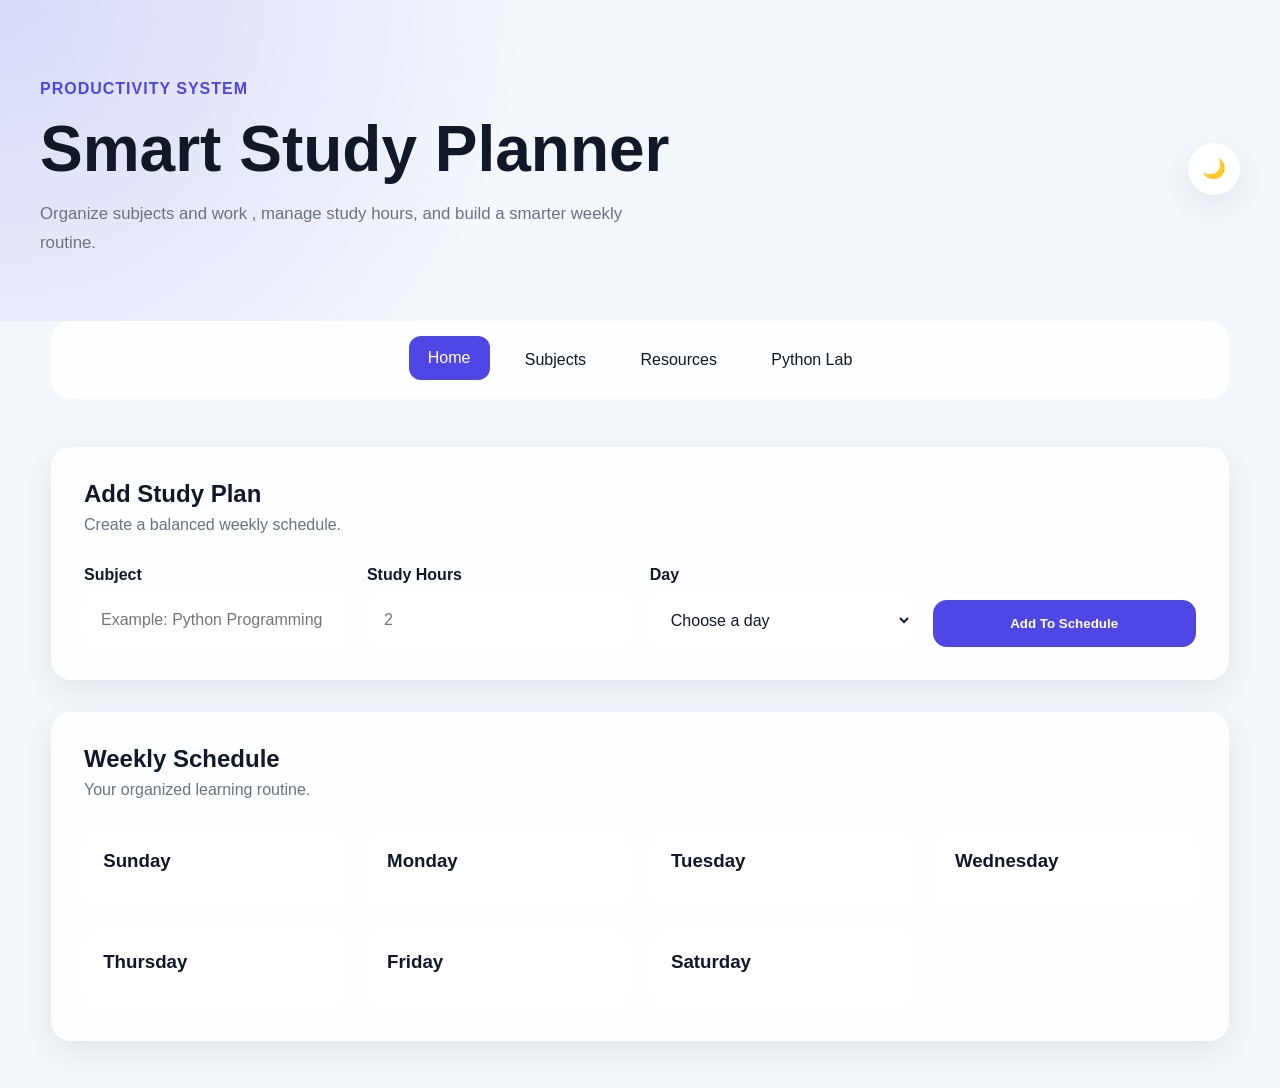
<file: index.html>
<!DOCTYPE html>
<html lang="en" data-theme="light">
<head>
  <meta charset="UTF-8" />
  <meta name="viewport" content="width=device-width, initial-scale=1.0" />

  <title>Smart Study Planner and helper </title>

  <link rel="stylesheet" href="style.css" />
</head>

<body>

  <header class="hero">

    <div class="hero-content">

      <div>
        <p class="tag">PRODUCTIVITY SYSTEM</p>
        <h1>Smart Study Planner</h1>
        <p class="hero-text">
          Organize subjects and work , manage study hours, and build a smarter weekly routine.
        </p>
      </div>

      <button
        id="themeToggle"
        class="theme-toggle"
        aria-label="Toggle dark mode"
      >
        🌙
      </button>

    </div>

  </header>

  <nav class="navbar" aria-label="Main Navigation">

    <a href="index.html" class="active">Home</a>
    <a href="subject.html">Subjects</a>
    <a href="resources.html">Resources</a>
    <a href="python.html">Python Lab</a>

  </nav>

  <main class="container">

    <section class="card fade-up">

      <div class="section-title">
        <h2>Add Study Plan</h2>
        <p>Create a balanced weekly schedule.</p>
      </div>

      <form id="studyForm" class="study-form">

        <div class="input-group">
          <label for="subject">Subject</label>
          <input
            type="text"
            id="subject"
            placeholder="Example: Python Programming"
            required
          />
        </div>

        <div class="input-group">
          <label for="hours">Study Hours</label>
          <input
            type="number"
            id="hours"
            min="1"
            placeholder="2"
            required
          />
        </div>

        <div class="input-group">
          <label for="day">Day</label>

          <select id="day" required>
            <option value="">Choose a day</option>
            <option>Sunday</option>
            <option>Monday</option>
            <option>Tuesday</option>
            <option>Wednesday</option>
            <option>Thursday</option>
            <option>Friday</option>
            <option>Saturday</option>
          </select>
        </div>

        <button type="submit" class="primary-btn">
          Add To Schedule
        </button>

      </form>

    </section>

    <section class="card fade-up delay-1">

      <div class="section-title">
        <h2>Weekly Schedule</h2>
        <p>Your organized learning routine.</p>
      </div>

      <div class="schedule-grid">

        <div class="day-card">
          <h3>Sunday</h3>
          <ul id="Sunday"></ul>
        </div>

        <div class="day-card">
          <h3>Monday</h3>
          <ul id="Monday"></ul>
        </div>

        <div class="day-card">
          <h3>Tuesday</h3>
          <ul id="Tuesday"></ul>
        </div>

        <div class="day-card">
          <h3>Wednesday</h3>
          <ul id="Wednesday"></ul>
        </div>

        <div class="day-card">
          <h3>Thursday</h3>
          <ul id="Thursday"></ul>
        </div>

        <div class="day-card">
          <h3>Friday</h3>
          <ul id="Friday"></ul>
        </div>

        <div class="day-card">
          <h3>Saturday</h3>
          <ul id="Saturday"></ul>
        </div>

      </div>

    </section>

  </main>

  <script src="script.js"></script>

</body>
</html>
</file>
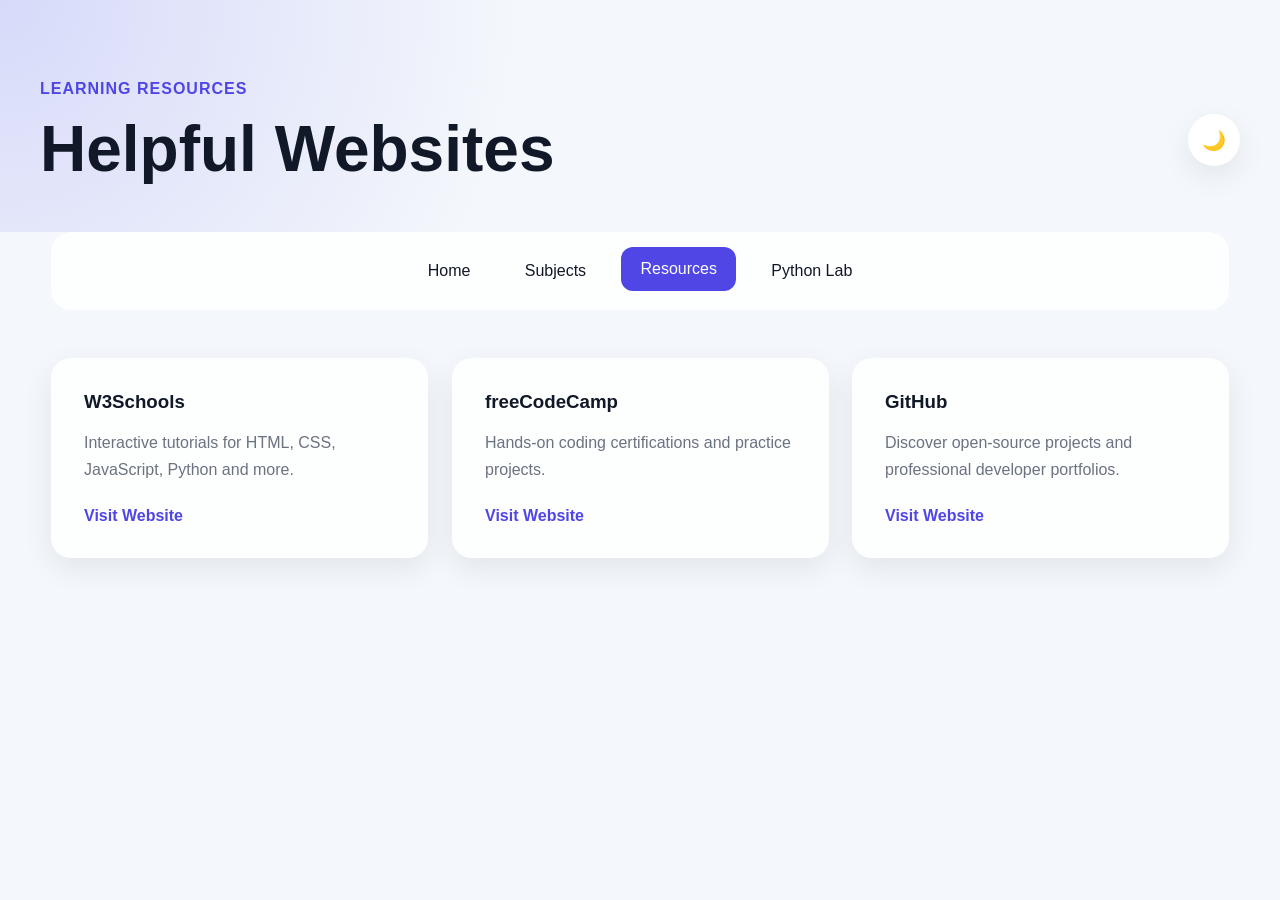
<file: resources.html>
<!DOCTYPE html>
<html lang="en" data-theme="light">
<head>
  <meta charset="UTF-8" />
  <meta name="viewport" content="width=device-width, initial-scale=1.0"/>

  <title>Resources</title>

  <link rel="stylesheet" href="style.css" />
</head>

<body>

<header class="hero small-hero">

  <div class="hero-content">

    <div>
      <p class="tag">LEARNING RESOURCES</p>
      <h1>Helpful Websites</h1>
    </div>

    <button id="themeToggle" class="theme-toggle">
      🌙
    </button>

  </div>

</header>

<nav class="navbar">

  <a href="index.html">Home</a>
  <a href="subject.html">Subjects</a>
  <a href="resources.html" class="active">Resources</a>
  <a href="python.html">Python Lab</a>

</nav>

<main class="container">

  <section class="resource-grid">

    <article class="resource-card fade-up">
      <h3>W3Schools</h3>
      <p>Interactive tutorials for HTML, CSS, JavaScript, Python and more.</p>
      <a href="https://www.w3schools.com/" target="_blank">Visit Website</a>
    </article>

    <article class="resource-card fade-up delay-1">
      <h3>freeCodeCamp</h3>
      <p>Hands-on coding certifications and practice projects.</p>
      <a href="https://www.freecodecamp.org/" target="_blank">Visit Website</a>
    </article>

    <article class="resource-card fade-up delay-2">
      <h3>GitHub</h3>
      <p>Discover open-source projects and professional developer portfolios.</p>
      <a href="https://github.com/" target="_blank">Visit Website</a>
    </article>

  </section>

</main>

<script src="script.js"></script>

</body>
</html>
</file>
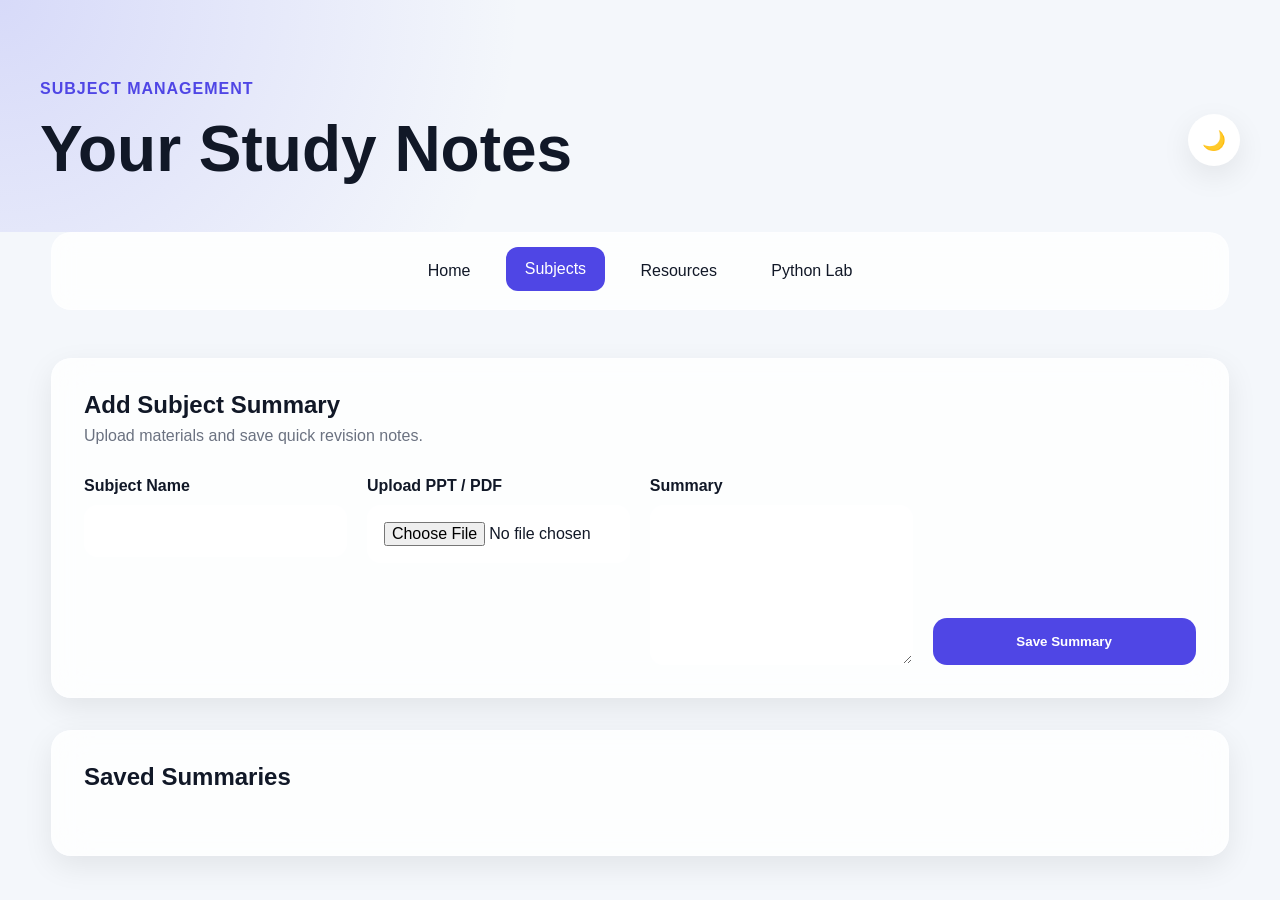
<file: subject.html>
<!DOCTYPE html>
<html lang="en" data-theme="light">
<head>
  <meta charset="UTF-8" />
  <meta name="viewport" content="width=device-width, initial-scale=1.0"/>
  <title>Subjects</title>

  <link rel="stylesheet" href="style.css" />
</head>

<body>

<header class="hero small-hero">

  <div class="hero-content">

    <div>
      <p class="tag">SUBJECT MANAGEMENT</p>
      <h1>Your Study Notes</h1>
    </div>

    <button id="themeToggle" class="theme-toggle">
      🌙
    </button>

  </div>

</header>

<nav class="navbar">

  <a href="index.html">Home</a>
  <a href="subject.html" class="active">Subjects</a>
  <a href="resources.html">Resources</a>
  <a href="python.html">Python Lab</a>

</nav>

<main class="container">

  <section class="card fade-up">

    <div class="section-title">
      <h2>Add Subject Summary</h2>
      <p>Upload materials and save quick revision notes.</p>
    </div>

    <div class="study-form">

      <div class="input-group">
        <label for="subjectTitle">Subject Name</label>
        <input type="text" id="subjectTitle" />
      </div>

      <div class="input-group">
        <label for="pptFile">Upload PPT / PDF</label>
        <input type="file" id="pptFile" />
      </div>

      <div class="input-group">
        <label for="summaryText">Summary</label>
        <textarea id="summaryText"></textarea>
      </div>

      <button onclick="saveSummary()" class="primary-btn">
        Save Summary
      </button>

    </div>

  </section>

  <section class="card fade-up delay-1">

    <div class="section-title">
      <h2>Saved Summaries</h2>
    </div>

    <div id="summaryContainer"></div>

  </section>

</main>

<script src="script.js"></script>

</body>
</html>
</file>
<file: style.css>
:root {

  --bg: #f4f7fb;
  --surface: rgba(255,255,255,0.8);
  --surface-solid: #ffffff;

  --text: #111827;
  --text-light: #6b7280;

  --primary: #4f46e5;
  --primary-hover: #4338ca;

  --border: rgba(255,255,255,0.3);

  --shadow:
    0 10px 30px rgba(0,0,0,0.08);

  --radius: 20px;

}

[data-theme="dark"] {

  --bg: #0f172a;
  --surface: rgba(15,23,42,0.75);
  --surface-solid: #111827;

  --text: #f3f4f6;
  --text-light: #94a3b8;

  --primary: #818cf8;
  --primary-hover: #6366f1;

  --border: rgba(255,255,255,0.08);

  --shadow:
    0 10px 30px rgba(0,0,0,0.35);

}

* {
  margin: 0;
  padding: 0;
  box-sizing: border-box;
}

html {
  scroll-behavior: smooth;
}

body {

  font-family: Inter, Arial, sans-serif;

  background: var(--bg);

  color: var(--text);

  min-height: 100vh;

  overflow-x: hidden;

  transition:
    background 0.3s ease,
    color 0.3s ease;

}

.hero {

  padding: 5rem 1.5rem 4rem;

  background:
    radial-gradient(circle at top left,
      rgba(99,102,241,0.2),
      transparent 40%
    );

}

.small-hero {
  padding-bottom: 2rem;
}

.hero-content {

  max-width: 1200px;

  margin: auto;

  display: flex;

  justify-content: space-between;

  align-items: center;

  gap: 2rem;

}

.tag {

  color: var(--primary);

  font-weight: 700;

  letter-spacing: 1px;

  margin-bottom: 1rem;

}

.hero h1 {

  font-size: clamp(2.5rem, 5vw, 4rem);

  line-height: 1.1;

  margin-bottom: 1rem;

}

.hero-text {

  max-width: 600px;

  color: var(--text-light);

  font-size: 1.05rem;

  line-height: 1.7;

}

.theme-toggle {

  border: none;

  background: var(--surface-solid);

  width: 52px;

  height: 52px;

  border-radius: 50%;

  cursor: pointer;

  box-shadow: var(--shadow);

  font-size: 1.2rem;

  transition:
    transform 0.2s ease,
    background 0.3s ease;

}

.theme-toggle:hover {
  transform: translateY(-2px);
}

.navbar {

  width: min(92%, 1200px);

  margin: auto;

  background: var(--surface);

  backdrop-filter: blur(12px);

  border: 1px solid var(--border);

  border-radius: var(--radius);

  padding: 1rem;

  display: flex;

  justify-content: center;

  gap: 1rem;

  flex-wrap: wrap;

}

.navbar a {

  text-decoration: none;

  color: var(--text);

  padding: 0.8rem 1.2rem;

  border-radius: 12px;

  transition:
    background 0.25s ease,
    transform 0.25s ease;

}

.navbar a:hover,
.navbar .active {

  background: var(--primary);

  color: white;

  transform: translateY(-2px);

}

.container {

  width: min(92%, 1200px);

  margin: 3rem auto;

  display: grid;

  gap: 2rem;

}

.card {

  background: var(--surface);

  backdrop-filter: blur(18px);

  border: 1px solid var(--border);

  border-radius: var(--radius);

  padding: 2rem;

  box-shadow: var(--shadow);

}

.section-title {
  margin-bottom: 2rem;
}

.section-title h2 {
  margin-bottom: 0.5rem;
}

.section-title p {
  color: var(--text-light);
}

.study-form {

  display: grid;

  grid-template-columns: repeat(auto-fit, minmax(220px, 1fr));

  gap: 1.25rem;

}

.input-group {

  display: flex;

  flex-direction: column;

  gap: 0.6rem;

}

label {
  font-weight: 600;
}

input,
select,
textarea {

  width: 100%;

  border: 1px solid transparent;

  background: var(--surface-solid);

  color: var(--text);

  padding: 1rem;

  border-radius: 14px;

  font-size: 1rem;

  transition:
    border-color 0.25s ease,
    transform 0.2s ease;

}

textarea {
  min-height: 160px;
  resize: vertical;
}

input:focus,
select:focus,
textarea:focus,
button:focus,
a:focus {

  outline: 3px solid rgba(99,102,241,0.35);

  outline-offset: 2px;

}

input:focus,
select:focus,
textarea:focus {
  border-color: var(--primary);
}

.primary-btn {

  border: none;

  background: var(--primary);

  color: white;

  padding: 1rem 1.5rem;

  border-radius: 14px;

  cursor: pointer;

  font-weight: 600;

  align-self: end;

  transition:
    transform 0.2s ease,
    background 0.25s ease;

}

.primary-btn:hover {

  background: var(--primary-hover);

  transform: translateY(-2px);

}

.schedule-grid {

  display: grid;

  grid-template-columns:
    repeat(auto-fit, minmax(220px, 1fr));

  gap: 1.5rem;

}

.day-card {

  background: var(--surface-solid);

  border-radius: 18px;

  padding: 1.2rem;

  transition:
    transform 0.25s ease;

}

.day-card:hover {
  transform: translateY(-4px);
}

.day-card h3 {
  margin-bottom: 1rem;
}

.day-card ul {
  list-style: none;
}

.day-card li {

  background: var(--bg);

  padding: 1rem;

  border-radius: 12px;

  margin-bottom: 1rem;

  animation: popIn 0.35s ease;

}

.resource-grid {

  display: grid;

  grid-template-columns:
    repeat(auto-fit, minmax(260px, 1fr));

  gap: 1.5rem;

}

.resource-card {

  background: var(--surface);

  border: 1px solid var(--border);

  border-radius: var(--radius);

  padding: 2rem;

  box-shadow: var(--shadow);

  transition:
    transform 0.25s ease,
    border-color 0.25s ease;

}

.resource-card:hover {

  transform: translateY(-6px);

  border-color: rgba(99,102,241,0.4);

}

.resource-card h3 {
  margin-bottom: 1rem;
}

.resource-card p {

  color: var(--text-light);

  line-height: 1.7;

  margin-bottom: 1.5rem;

}

.resource-card a {

  color: var(--primary);

  font-weight: 600;

  text-decoration: none;

}

.summary-card {

  background: var(--surface-solid);

  padding: 1.5rem;

  border-radius: 16px;

  margin-bottom: 1rem;

}

.fade-up {

  opacity: 0;

  transform: translateY(18px);

  animation:
    fadeUp 0.7s ease forwards;

  will-change: transform, opacity;

}

.delay-1 {
  animation-delay: 0.1s;
}

.delay-2 {
  animation-delay: 0.2s;
}

@keyframes fadeUp {

  to {
    opacity: 1;
    transform: translateY(0);
  }

}

@keyframes popIn {

  from {
    opacity: 0;
    transform: scale(0.96);
  }

  to {
    opacity: 1;
    transform: scale(1);
  }

}

@media (max-width: 768px) {

  .hero-content {

    flex-direction: column;

    align-items: flex-start;

  }

  .navbar {
    justify-content: flex-start;
  }

}
/* =========================
   PYTHON LAB
========================= */

.editor-wrapper {

  border-radius: 18px;

  overflow: hidden;

  border: 1px solid var(--border);

  background: var(--surface-solid);

}

.CodeMirror {

  height: 420px;

  font-size: 15px;

  font-family: "Fira Code", monospace;

}

.editor-actions {

  display: flex;

  gap: 1rem;

  margin-top: 1.5rem;

  flex-wrap: wrap;

}

.secondary-btn {

  border: none;

  background: transparent;

  color: var(--text);

  border: 1px solid var(--border);

  padding: 1rem 1.5rem;

  border-radius: 14px;

  cursor: pointer;

  transition:
    transform 0.2s ease,
    background 0.25s ease;

}

.secondary-btn:hover {

  transform: translateY(-2px);

  background: rgba(255,255,255,0.06);

}

.output-console {

  min-height: 160px;

  background: #0b1220;

  color: #d1fae5;

  padding: 1.5rem;

  border-radius: 18px;

  font-family: monospace;

  line-height: 1.7;

  overflow-x: auto;

  white-space: pre-wrap;

}

.exercise-grid {

  display: grid;

  grid-template-columns:
    repeat(auto-fit, minmax(260px, 1fr));

  gap: 1.5rem;

}

.exercise-card {

  background: var(--surface-solid);

  border-radius: 18px;

  padding: 1.5rem;

  border: 1px solid var(--border);

  transition:
    transform 0.25s ease,
    border-color 0.25s ease;

}

.exercise-card:hover {

  transform: translateY(-5px);

  border-color: rgba(99,102,241,0.3);

}

.exercise-card h3 {

  margin-bottom: 1rem;

}

.exercise-card p {

  color: var(--text-light);

  line-height: 1.7;

}

.hint-box {

  margin-top: 1rem;

  padding: 1rem;

  border-radius: 12px;

  background:
    rgba(99,102,241,0.08);

  color: var(--text);

}

.expected-output {

  margin-top: 1rem;

  padding-top: 1rem;

  border-top: 1px solid var(--border);

}

.error-text {

  color: #f87171;

}

.success-text {

  color: #4ade80;

}

/* MOBILE */

@media (max-width: 768px) {

  .CodeMirror {
    height: 320px;
  }

}
</file>
